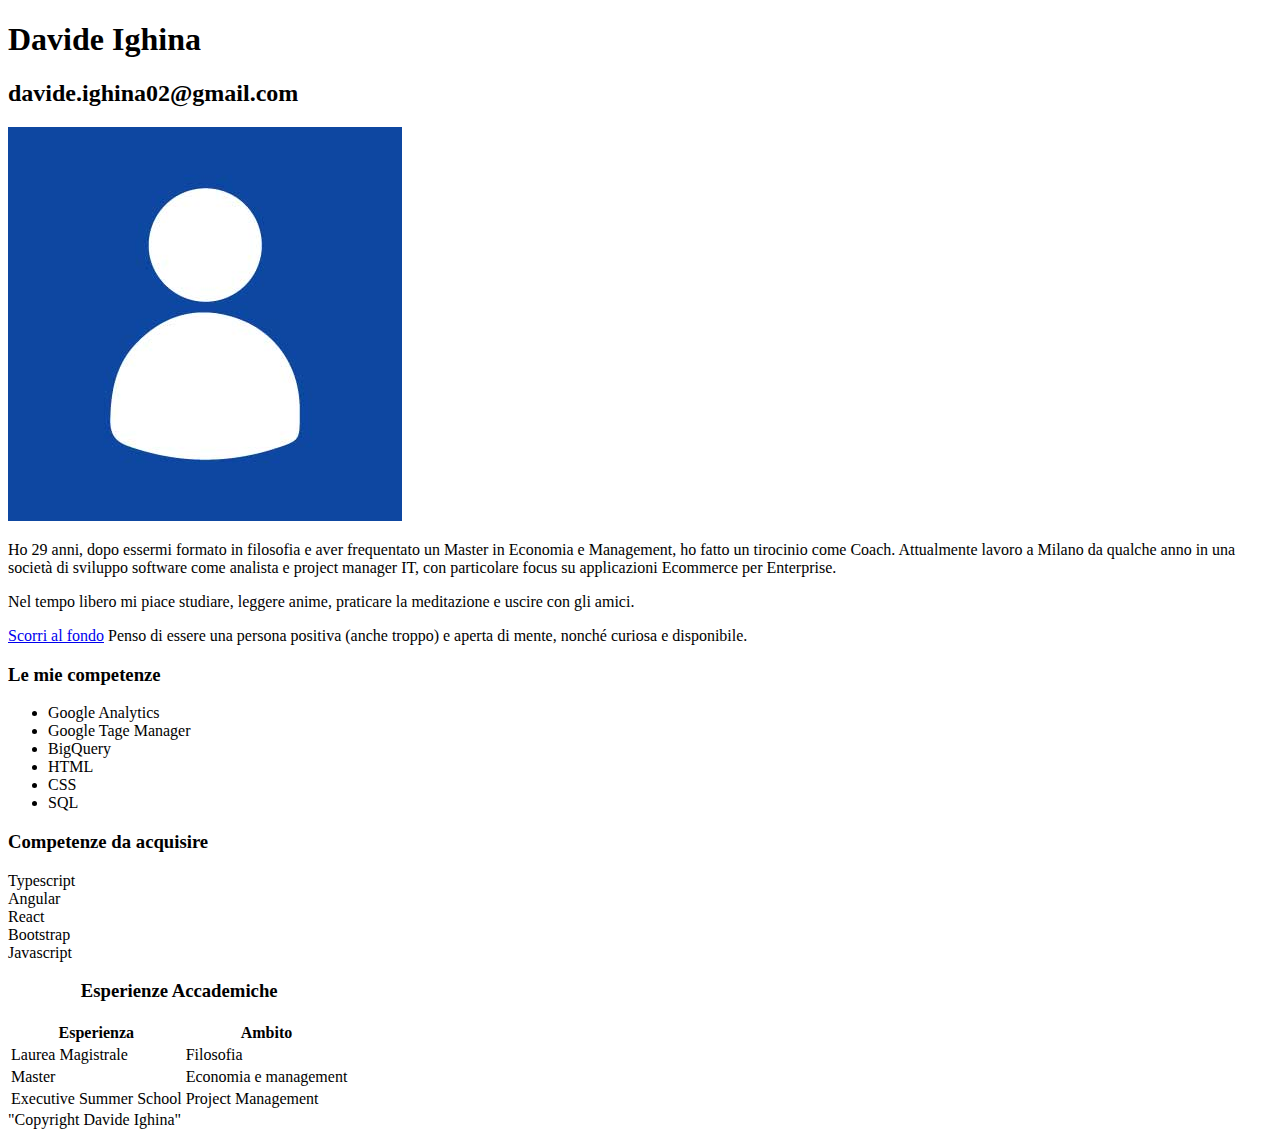
<file: 1/index.html>
<!--
    Consegna Esercizio:
    - h1 con nome
    - h2 con mail
    - main>a>img con foto
    - main>p con Bio
    - main>p con lista hobby/interessi
    - main>p con link inutilizzabile
    - div>ul con titolo "Le mie Competenze"
    - main>ol con titolo "Competenze da acquisire" (3 DESC)
    - table con exp professionali/accademiche
-->




<!DOCTYPE html>
<html lang="en">
<head>
    <meta charset="UTF-8">
    <meta http-equiv="X-UA-Compatible" content="IE=edge">
    <meta name="viewport" content="width=device-width, initial-scale=1.0">
    <title>Unit 1 D1 | Esercizio</title>
</head>
<body>
    <h1>Davide Ighina</h1>
    <h2>davide.ighina02@gmail.com</h2>
    <main>
        <img src="avatar.jpg" alt="avatar">
        <p>
            Ho 29 anni, dopo essermi formato in filosofia e aver frequentato un Master in Economia e Management, ho fatto un tirocinio come Coach. Attualmente lavoro a Milano da qualche anno in una società di sviluppo software come analista e project manager IT, con particolare focus su applicazioni Ecommerce per Enterprise.
        </p>
        <p>
            Nel tempo libero mi piace studiare, leggere anime, praticare la meditazione e uscire con gli amici. 
        </p>
        <p>
            <a href="#">Scorri al fondo</a>
            Penso di essere una persona positiva (anche troppo) e aperta di mente, nonché curiosa e disponibile. 
        </p>
        <div>
            <h3>Le mie competenze</h3>
            <ul>
                <li>Google Analytics</li>
                <li>Google Tage Manager</li>
                <li>BigQuery</li>
                <li>HTML</li>
                <li>CSS</li>
                <li>SQL</li>
            </ul>
        </div>
        <div>
            <h3>Competenze da acquisire</h3>
            <li>Typescript</li>
            <li>Angular</li>
            <li>React</li>
            <li>Bootstrap</li>
            <li>Javascript</li>
        </div>
        <table>
            <caption><h3>Esperienze Accademiche</h3></caption>
            <tr>
                <th>Esperienza</th>
                <th>Ambito</th>
            </tr>
            <tr>
                <td>Laurea Magistrale</td>
                <td>Filosofia</td>
            </tr>
            <tr>
                <td>Master</td>
                <td>Economia e management</td>
            </tr>
            <tr>
                <td>Executive Summer School</td>
                <td>Project Management</td>
            </tr>
        </table>    
    </main>
    <footer id="#footer">
        "Copyright Davide Ighina"
    </footer>
</body>
</html>
</file>
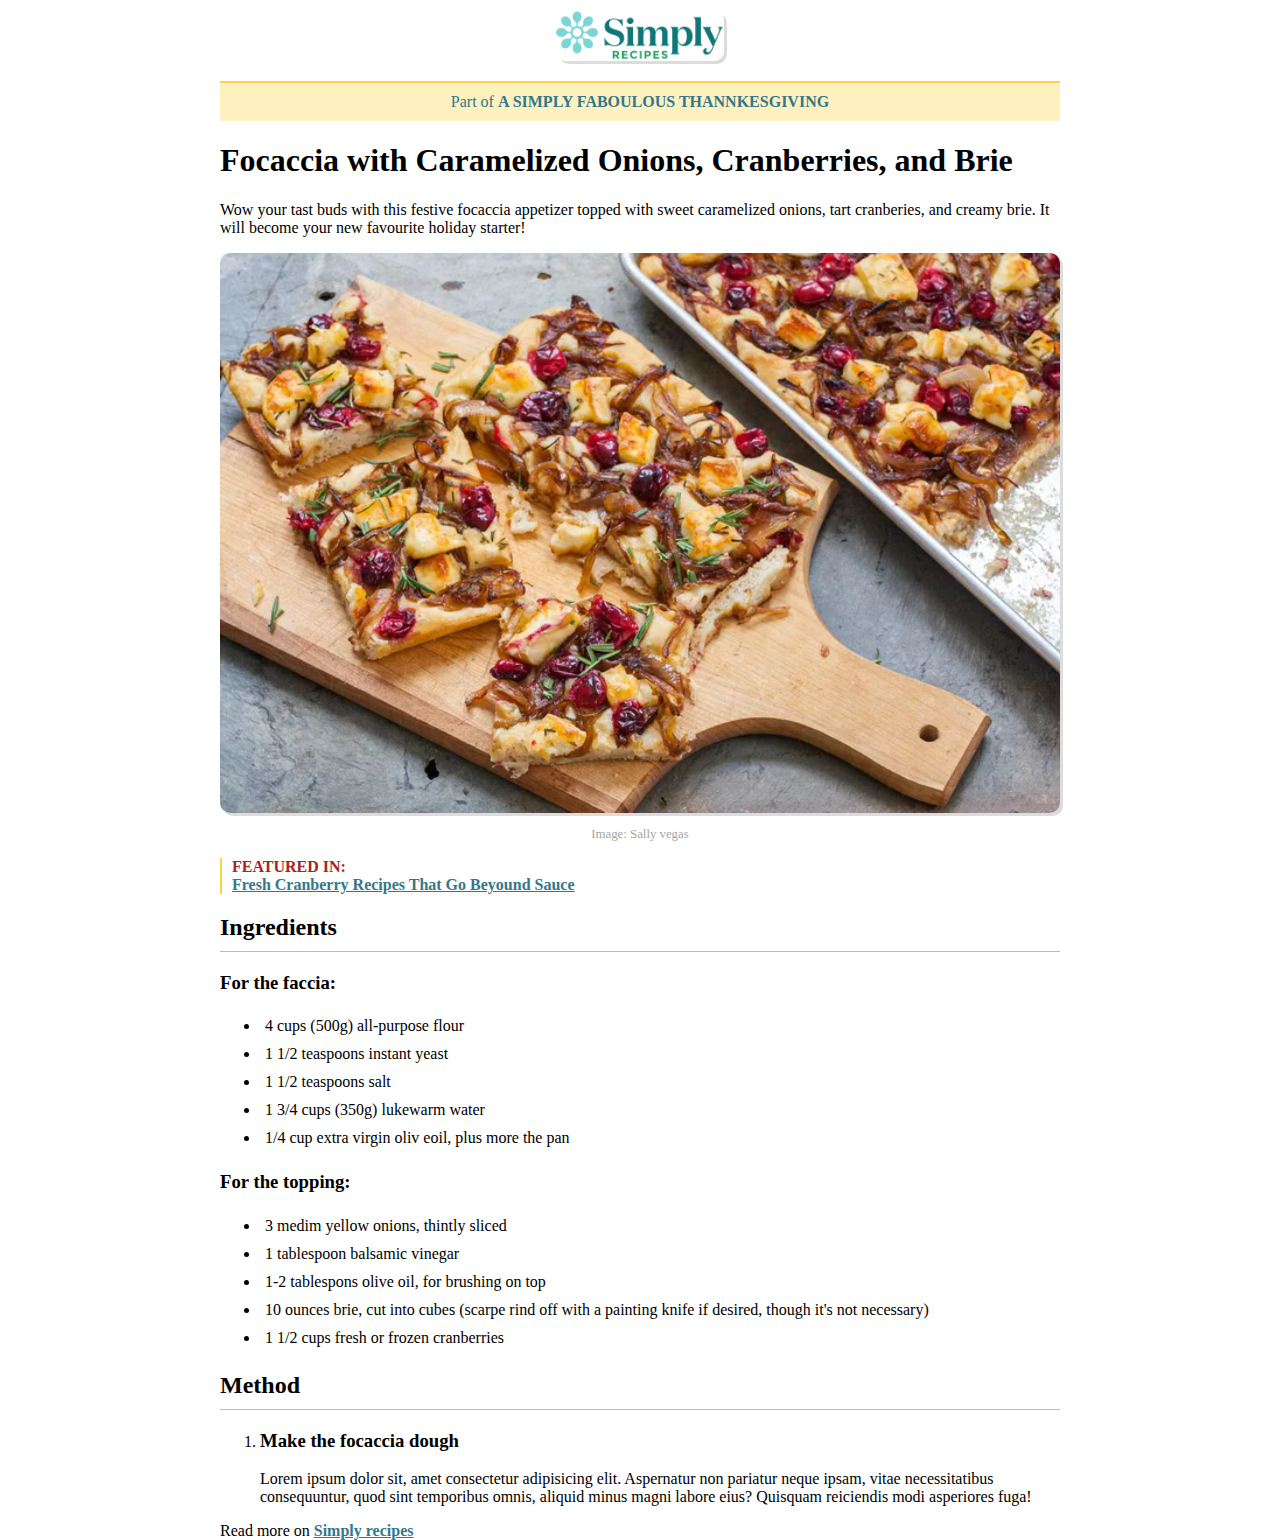
<file: 2/index.html>
<!DOCTYPE html>
<html lang="en">
<head>
    <meta charset="UTF-8">
    <meta http-equiv="X-UA-Compatible" content="IE=edge">
    <meta name="viewport" content="width=device-width, initial-scale=1.0">
    <link rel="stylesheet" href="main.css">
    <title>Esercizio D" | Unit 1 Week 1</title>
</head>
<body>
    <nav>
        <div id="logo">
            <img src="assets/logo.png" alt="logo">
        </div>
        <p>
            Part of <strong>A SIMPLY FABOULOUS THANNKESGIVING</strong>
        </p>
    </nav>
    <header>
        <div id="title">
            <h1>Focaccia with Caramelized Onions, Cranberries, and Brie</h1>
            <p>Wow your tast buds with this festive focaccia appetizer topped with sweet caramelized onions, tart cranberies, and creamy brie. It will become your new favourite holiday starter!</p>
        </div>
        <div id="img">
            <img src="assets/focacca.png" alt="img">
        </div>
        <div>
            <div id="image-name">
                Image: Sally vegas
            </div>
            <div id="credits">
                <p>
                    FEATURED IN:
                    <br>
                    <a href="#">Fresh Cranberry Recipes That Go Beyound Sauce</a>
                </p>
            </div>
        </div>
    </header>
    <main>
       <div id="ingredients">
            <h2>Ingredients</h2>
            <h3>For the faccia:</h3>
            <ul>
                <li>4 cups (500g) all-purpose flour</li>
                <li>1 1/2 teaspoons instant yeast</li>
                <li>1 1/2 teaspoons salt</li>
                <li>1 3/4 cups (350g) lukewarm water</li>
                <li>1/4 cup extra virgin oliv eoil, plus more the pan</li>
            </ul>    
            <h3>For the topping:</h3>
            <ul>
                <li>3 medim yellow onions, thintly sliced</li>
                <li>1 tablespoon balsamic vinegar</li>
                <li>1-2 tablespons olive oil, for brushing on top</li>
                <li>10 ounces brie, cut into cubes (scarpe rind off with a painting knife if desired, though it's not necessary)</li>
                <li>1 1/2 cups fresh or frozen cranberries</li>
            </ul>    
       </div>
       <div id="method">
           <h2>
               Method
           </h2>
           <ol>
                <li>
                    <h3>Make the focaccia dough</h3>
                    <p>
                        Lorem ipsum dolor sit, amet consectetur adipisicing elit. Aspernatur non pariatur neque ipsam, vitae necessitatibus consequuntur, quod sint temporibus omnis, aliquid minus magni labore eius? Quisquam reiciendis modi asperiores fuga!
                    </p>
                </li>
           </ol>
       </div>
    </main>
    <footer>
        Read more on <a href="#">Simply recipes</a>
    </footer>
</body>
</html>
</file>
<file: 2/main.css>
body {
    width: 840px;
    margin: auto;
}

nav {
    margin-top: 10px;
    text-align: center;
}
nav p {
    color: rgb(51, 120, 138);
    background: rgb(255, 240, 192);
    padding: 10px;
    border-top: 2px solid rgb(255, 210, 62); 
}

#logo {
    width: 20%;
    margin: auto;
}

 img {
    border-radius: 10px;
    min-width: 100%;
    box-shadow: 3px 3px rgba(206, 204, 204, 0.685)
}

a {
    color: rgb(51, 120, 138);
    font-weight:bold;
}

#image-name{
    text-align: center;
    font-weight:lighter;
    font-size: 0.8em;
    margin-top: 10px;
    color: rgb(167, 164, 164);
}

#credits {
    border-left: 2px solid rgb(255, 210, 62);
    padding-left: 10px;
    font-weight:bold;
}

#credits p {
    color: rgb(168, 35, 35)
}

img {
    max-width: 100%;
}

h2 {
    border-bottom:  1px solid rgb(127, 210, 231);
    padding-bottom: 10px;
}

ul li {
    padding: 5px;
}
</file>
